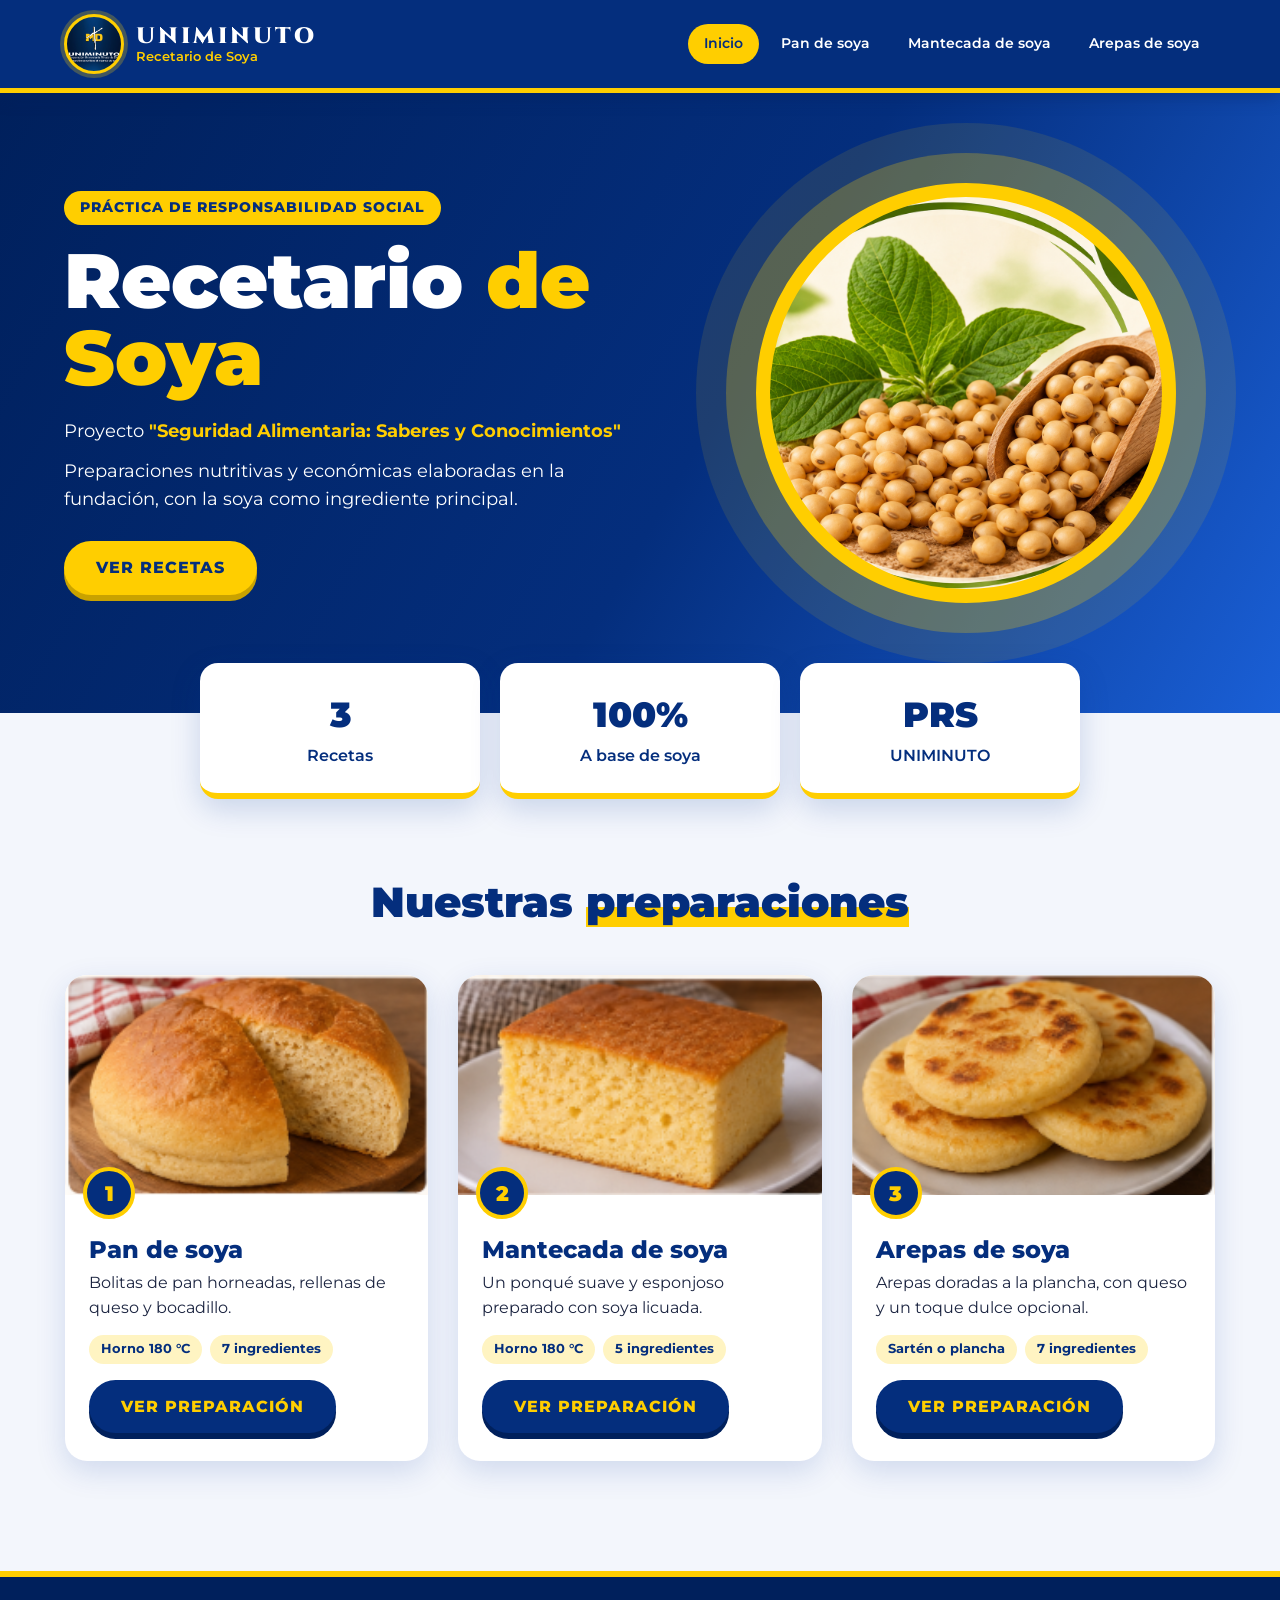
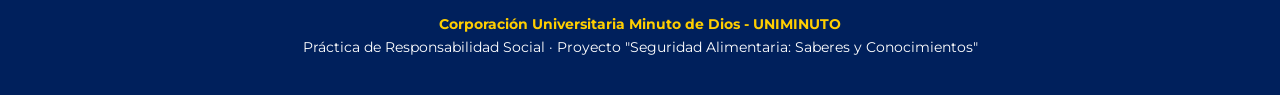
<file: index.html>
<!DOCTYPE html>
<html lang="es">
<head>
    <meta charset="UTF-8">
    <meta name="viewport" content="width=device-width, initial-scale=1.0">
    <title>Recetario de Soya - UNIMINUTO</title>
    <link rel="preconnect" href="https://fonts.googleapis.com">
    <link href="https://fonts.googleapis.com/css2?family=Cinzel:wght@700;900&family=Montserrat:wght@400;600;800;900&display=swap" rel="stylesheet">
    <link rel="stylesheet" href="pagina.css">
</head>
<body>

    <header class="barra">
        <a class="marca" href="index.html">
            <span class="marca-logo" role="img" aria-label="Logo UNIMINUTO"></span>
            <span class="marca-texto">
                <strong>UNIMINUTO</strong>
                <small>Recetario de Soya</small>
            </span>
        </a>
        <nav class="menu">
            <a href="index.html" class="activo">Inicio</a>
            
            <a href="pan-de-soya.html" class="">Pan de soya</a>
            
            <a href="mantecada-de-soya.html" class="">Mantecada de soya</a>
            
            <a href="arepas-de-soya.html" class="">Arepas de soya</a>
            
        </nav>
    </header>

    

    <section class="portada">
        <div class="portada-contenido">
            <span class="etiqueta">Práctica de Responsabilidad Social</span>
            <h1>Recetario <span class="resaltado">de Soya</span></h1>
            <p class="portada-proyecto">Proyecto <strong>"Seguridad Alimentaria: Saberes y Conocimientos"</strong></p>
            <p>Preparaciones nutritivas y económicas elaboradas en la fundación, con la soya como ingrediente principal.</p>
            <a class="boton" href="#recetas">Ver recetas</a>
        </div>
        <div class="portada-circulo"></div>
    </section>

    <section class="info">
        <div class="info-item">
            <span class="info-numero">3</span>
            <span>Recetas</span>
        </div>
        <div class="info-item">
            <span class="info-numero">100%</span>
            <span>A base de soya</span>
        </div>
        <div class="info-item">
            <span class="info-numero">PRS</span>
            <span>UNIMINUTO</span>
        </div>
    </section>

    <section id="recetas" class="recetas">
        <h2 class="titulo-seccion">Nuestras <span>preparaciones</span></h2>
        <div class="tarjetas">
            
            <article class="tarjeta">
                <div class="tarjeta-imagen img-pan-de-soya">
                    <span class="tarjeta-numero">1</span>
                </div>
                <div class="tarjeta-cuerpo">
                    <h3>Pan de soya</h3>
                    <p>Bolitas de pan horneadas, rellenas de queso y bocadillo.</p>
                    <ul class="datos">
                        <li>Horno 180 °C</li>
                        <li>7 ingredientes</li>
                    </ul>
                    <a class="boton boton-azul" href="pan-de-soya.html">Ver preparación</a>
                </div>
            </article>
            
            <article class="tarjeta">
                <div class="tarjeta-imagen img-mantecada-de-soya">
                    <span class="tarjeta-numero">2</span>
                </div>
                <div class="tarjeta-cuerpo">
                    <h3>Mantecada de soya</h3>
                    <p>Un ponqué suave y esponjoso preparado con soya licuada.</p>
                    <ul class="datos">
                        <li>Horno 180 °C</li>
                        <li>5 ingredientes</li>
                    </ul>
                    <a class="boton boton-azul" href="mantecada-de-soya.html">Ver preparación</a>
                </div>
            </article>
            
            <article class="tarjeta">
                <div class="tarjeta-imagen img-arepas-de-soya">
                    <span class="tarjeta-numero">3</span>
                </div>
                <div class="tarjeta-cuerpo">
                    <h3>Arepas de soya</h3>
                    <p>Arepas doradas a la plancha, con queso y un toque dulce opcional.</p>
                    <ul class="datos">
                        <li>Sartén o plancha</li>
                        <li>7 ingredientes</li>
                    </ul>
                    <a class="boton boton-azul" href="arepas-de-soya.html">Ver preparación</a>
                </div>
            </article>
            
        </div>
    </section>

    

    <footer class="pie">
        <p><strong>Corporación Universitaria Minuto de Dios - UNIMINUTO</strong></p>
        <p>Práctica de Responsabilidad Social · Proyecto "Seguridad Alimentaria: Saberes y Conocimientos"</p>
    </footer>

</body>
</html>
</file>
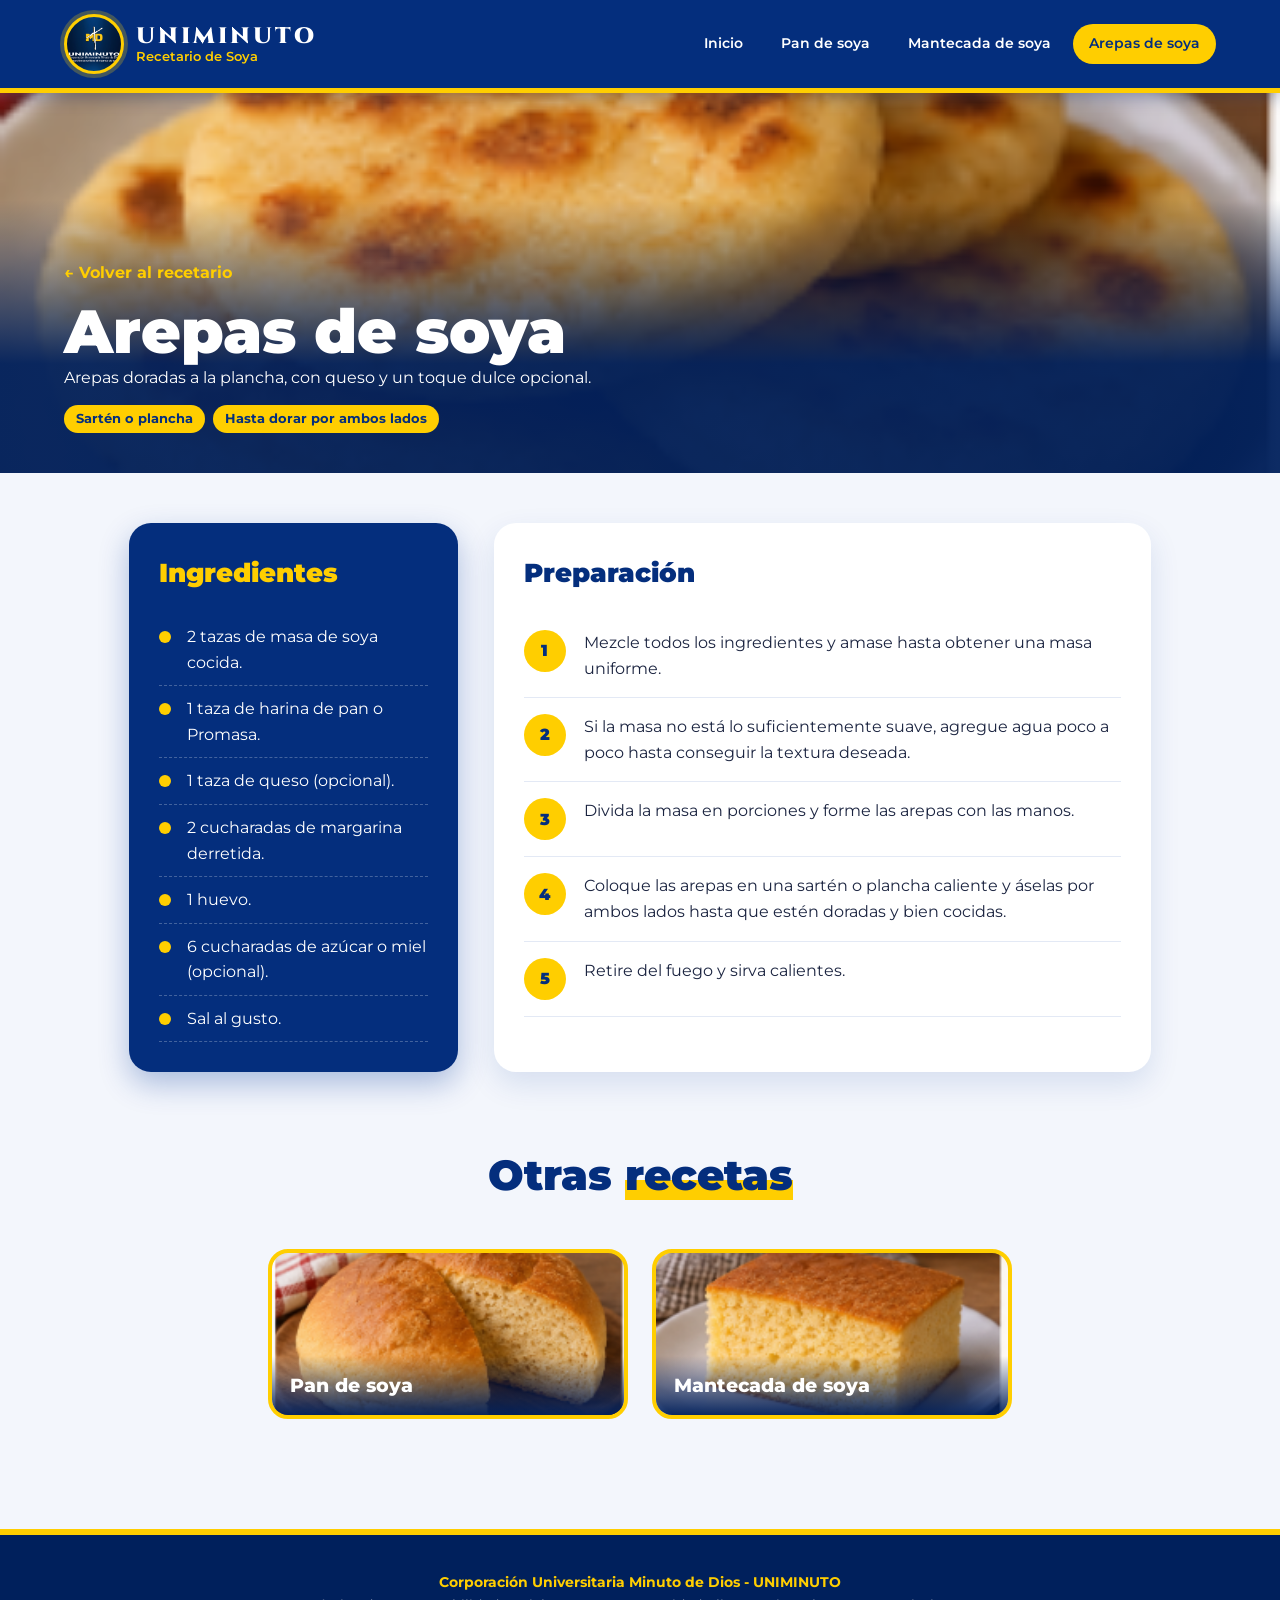
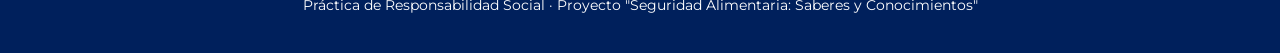
<file: arepas-de-soya.html>
<!DOCTYPE html>
<html lang="es">
<head>
    <meta charset="UTF-8">
    <meta name="viewport" content="width=device-width, initial-scale=1.0">
    <title>Arepas de soya | Recetario de Soya - UNIMINUTO</title>
    <link rel="preconnect" href="https://fonts.googleapis.com">
    <link href="https://fonts.googleapis.com/css2?family=Cinzel:wght@700;900&family=Montserrat:wght@400;600;800;900&display=swap" rel="stylesheet">
    <link rel="stylesheet" href="pagina.css">
</head>
<body>

    <header class="barra">
        <a class="marca" href="index.html">
            <span class="marca-logo" role="img" aria-label="Logo UNIMINUTO"></span>
            <span class="marca-texto">
                <strong>UNIMINUTO</strong>
                <small>Recetario de Soya</small>
            </span>
        </a>
        <nav class="menu">
            <a href="index.html" class="">Inicio</a>
            
            <a href="pan-de-soya.html" class="">Pan de soya</a>
            
            <a href="mantecada-de-soya.html" class="">Mantecada de soya</a>
            
            <a href="arepas-de-soya.html" class="activo">Arepas de soya</a>
            
        </nav>
    </header>

    

    <section class="detalle-portada img-arepas-de-soya">
        <div class="detalle-capa">
            <a class="volver" href="index.html#recetas">&larr; Volver al recetario</a>
            <h1>Arepas de soya</h1>
            <p>Arepas doradas a la plancha, con queso y un toque dulce opcional.</p>
            <ul class="datos datos-claro">
                <li>Sartén o plancha</li>
                <li>Hasta dorar por ambos lados</li>
            </ul>
        </div>
    </section>

    <section class="detalle">
        <aside class="ingredientes">
            <h2>Ingredientes</h2>
            <ul>
                
                <li>2 tazas de masa de soya cocida.</li>
                
                <li>1 taza de harina de pan o Promasa.</li>
                
                <li>1 taza de queso (opcional).</li>
                
                <li>2 cucharadas de margarina derretida.</li>
                
                <li>1 huevo.</li>
                
                <li>6 cucharadas de azúcar o miel (opcional).</li>
                
                <li>Sal al gusto.</li>
                
            </ul>
        </aside>

        <div class="preparacion">
            <h2>Preparación</h2>
            <ol>
                
                <li><span class="paso">1</span><p>Mezcle todos los ingredientes y amase hasta obtener una masa uniforme.</p></li>
                
                <li><span class="paso">2</span><p>Si la masa no está lo suficientemente suave, agregue agua poco a poco hasta conseguir la textura deseada.</p></li>
                
                <li><span class="paso">3</span><p>Divida la masa en porciones y forme las arepas con las manos.</p></li>
                
                <li><span class="paso">4</span><p>Coloque las arepas en una sartén o plancha caliente y áselas por ambos lados hasta que estén doradas y bien cocidas.</p></li>
                
                <li><span class="paso">5</span><p>Retire del fuego y sirva calientes.</p></li>
                
            </ol>
            
        </div>
    </section>

    <section class="otras">
        <h2 class="titulo-seccion">Otras <span>recetas</span></h2>
        <div class="otras-lista">
            
            <a class="otra img-pan-de-soya" href="pan-de-soya.html">
                <span>Pan de soya</span>
            </a>
            
            <a class="otra img-mantecada-de-soya" href="mantecada-de-soya.html">
                <span>Mantecada de soya</span>
            </a>
            
        </div>
    </section>

    

    <footer class="pie">
        <p><strong>Corporación Universitaria Minuto de Dios - UNIMINUTO</strong></p>
        <p>Práctica de Responsabilidad Social · Proyecto "Seguridad Alimentaria: Saberes y Conocimientos"</p>
    </footer>

</body>
</html>
</file>
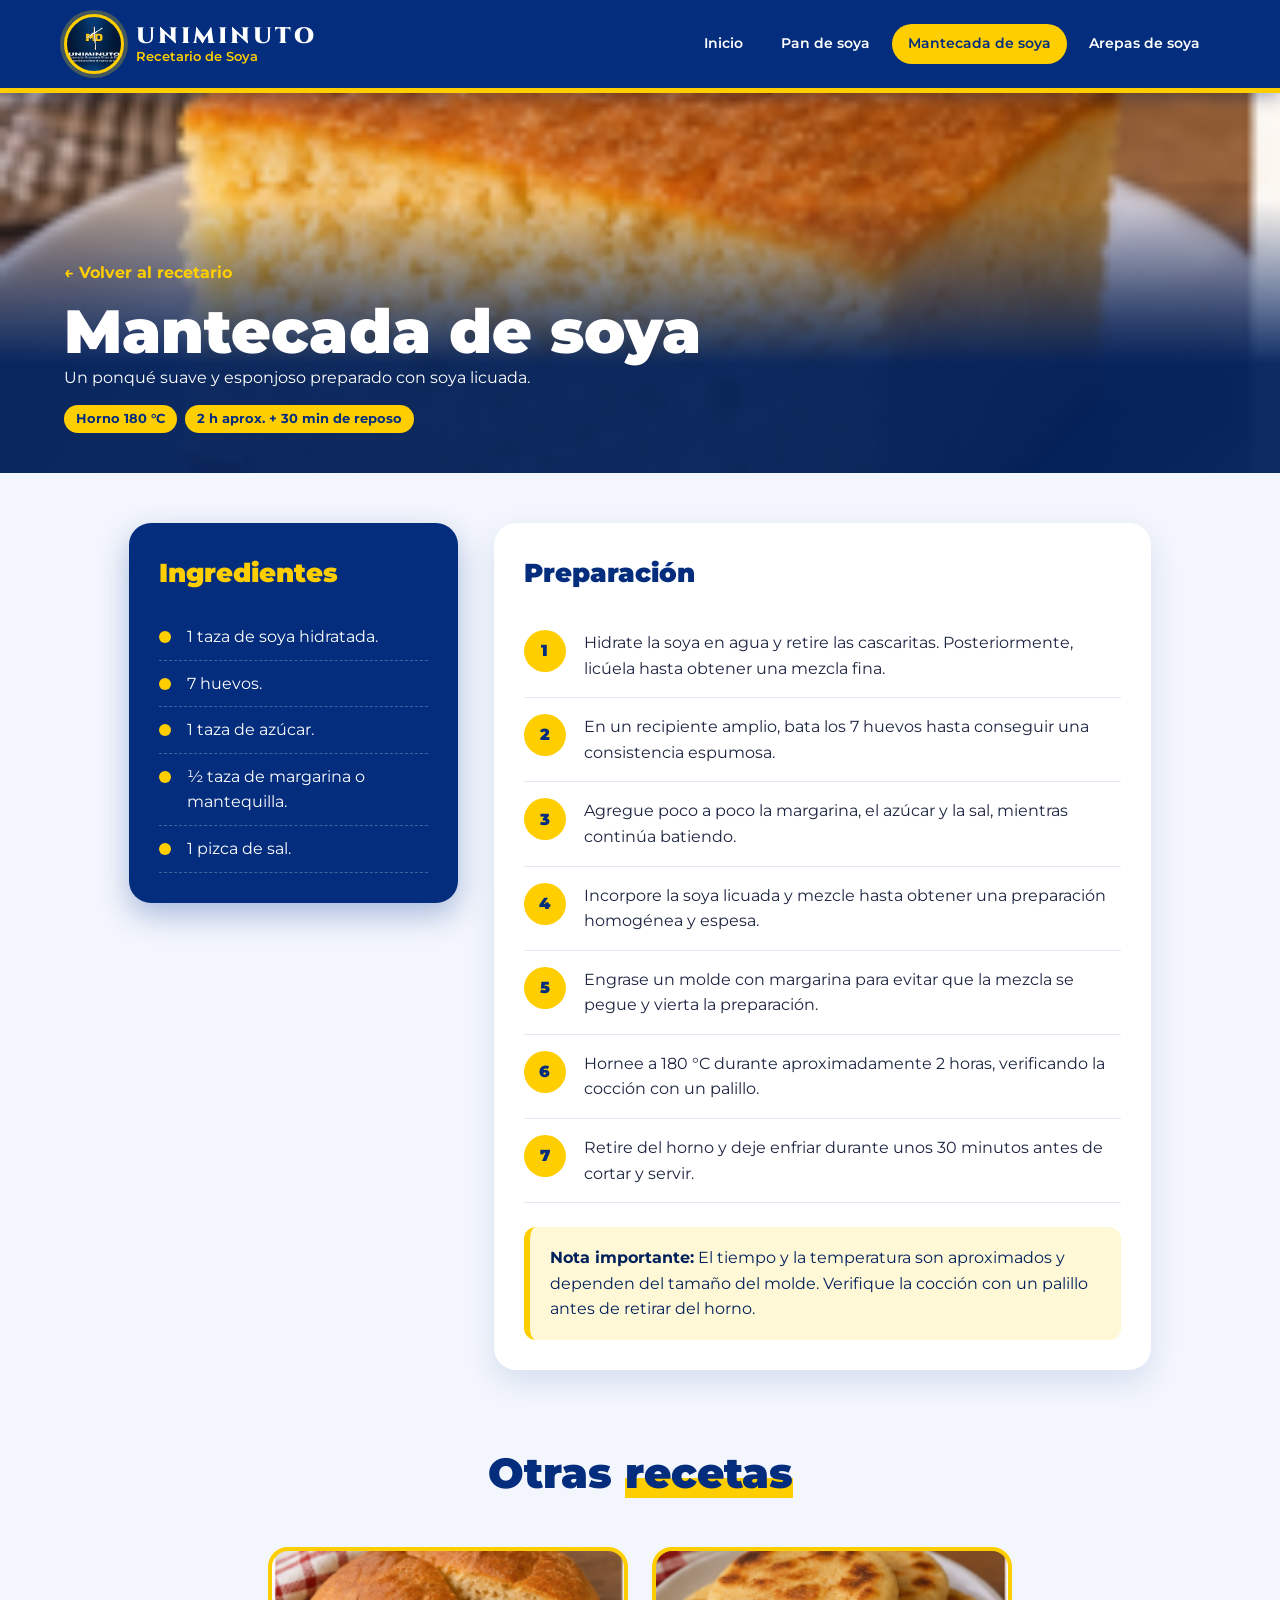
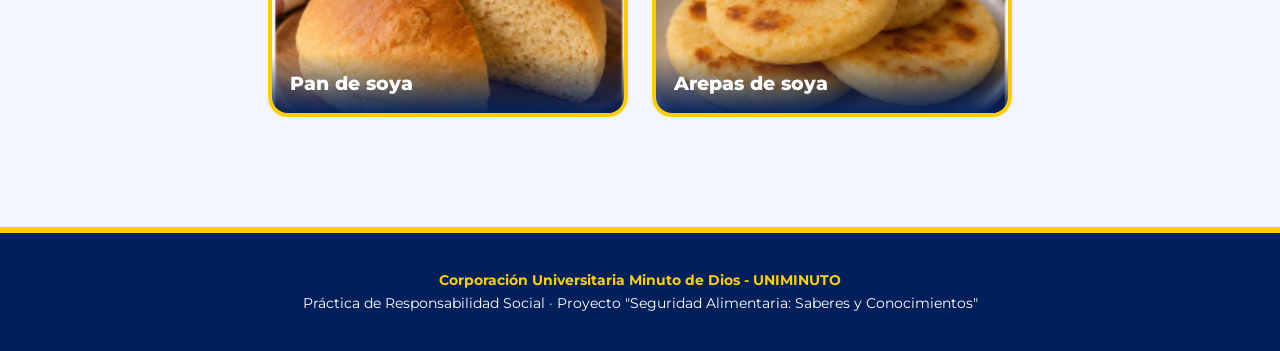
<file: mantecada-de-soya.html>
<!DOCTYPE html>
<html lang="es">
<head>
    <meta charset="UTF-8">
    <meta name="viewport" content="width=device-width, initial-scale=1.0">
    <title>Mantecada de soya | Recetario de Soya - UNIMINUTO</title>
    <link rel="preconnect" href="https://fonts.googleapis.com">
    <link href="https://fonts.googleapis.com/css2?family=Cinzel:wght@700;900&family=Montserrat:wght@400;600;800;900&display=swap" rel="stylesheet">
    <link rel="stylesheet" href="pagina.css">
</head>
<body>

    <header class="barra">
        <a class="marca" href="index.html">
            <span class="marca-logo" role="img" aria-label="Logo UNIMINUTO"></span>
            <span class="marca-texto">
                <strong>UNIMINUTO</strong>
                <small>Recetario de Soya</small>
            </span>
        </a>
        <nav class="menu">
            <a href="index.html" class="">Inicio</a>
            
            <a href="pan-de-soya.html" class="">Pan de soya</a>
            
            <a href="mantecada-de-soya.html" class="activo">Mantecada de soya</a>
            
            <a href="arepas-de-soya.html" class="">Arepas de soya</a>
            
        </nav>
    </header>

    

    <section class="detalle-portada img-mantecada-de-soya">
        <div class="detalle-capa">
            <a class="volver" href="index.html#recetas">&larr; Volver al recetario</a>
            <h1>Mantecada de soya</h1>
            <p>Un ponqué suave y esponjoso preparado con soya licuada.</p>
            <ul class="datos datos-claro">
                <li>Horno 180 °C</li>
                <li>2 h aprox. + 30 min de reposo</li>
            </ul>
        </div>
    </section>

    <section class="detalle">
        <aside class="ingredientes">
            <h2>Ingredientes</h2>
            <ul>
                
                <li>1 taza de soya hidratada.</li>
                
                <li>7 huevos.</li>
                
                <li>1 taza de azúcar.</li>
                
                <li>½ taza de margarina o mantequilla.</li>
                
                <li>1 pizca de sal.</li>
                
            </ul>
        </aside>

        <div class="preparacion">
            <h2>Preparación</h2>
            <ol>
                
                <li><span class="paso">1</span><p>Hidrate la soya en agua y retire las cascaritas. Posteriormente, licúela hasta obtener una mezcla fina.</p></li>
                
                <li><span class="paso">2</span><p>En un recipiente amplio, bata los 7 huevos hasta conseguir una consistencia espumosa.</p></li>
                
                <li><span class="paso">3</span><p>Agregue poco a poco la margarina, el azúcar y la sal, mientras continúa batiendo.</p></li>
                
                <li><span class="paso">4</span><p>Incorpore la soya licuada y mezcle hasta obtener una preparación homogénea y espesa.</p></li>
                
                <li><span class="paso">5</span><p>Engrase un molde con margarina para evitar que la mezcla se pegue y vierta la preparación.</p></li>
                
                <li><span class="paso">6</span><p>Hornee a 180 °C durante aproximadamente 2 horas, verificando la cocción con un palillo.</p></li>
                
                <li><span class="paso">7</span><p>Retire del horno y deje enfriar durante unos 30 minutos antes de cortar y servir.</p></li>
                
            </ol>
            
            <div class="nota">
                <strong>Nota importante:</strong> El tiempo y la temperatura son aproximados y dependen del tamaño del molde. Verifique la cocción con un palillo antes de retirar del horno.
            </div>
            
        </div>
    </section>

    <section class="otras">
        <h2 class="titulo-seccion">Otras <span>recetas</span></h2>
        <div class="otras-lista">
            
            <a class="otra img-pan-de-soya" href="pan-de-soya.html">
                <span>Pan de soya</span>
            </a>
            
            <a class="otra img-arepas-de-soya" href="arepas-de-soya.html">
                <span>Arepas de soya</span>
            </a>
            
        </div>
    </section>

    

    <footer class="pie">
        <p><strong>Corporación Universitaria Minuto de Dios - UNIMINUTO</strong></p>
        <p>Práctica de Responsabilidad Social · Proyecto "Seguridad Alimentaria: Saberes y Conocimientos"</p>
    </footer>

</body>
</html>
</file>
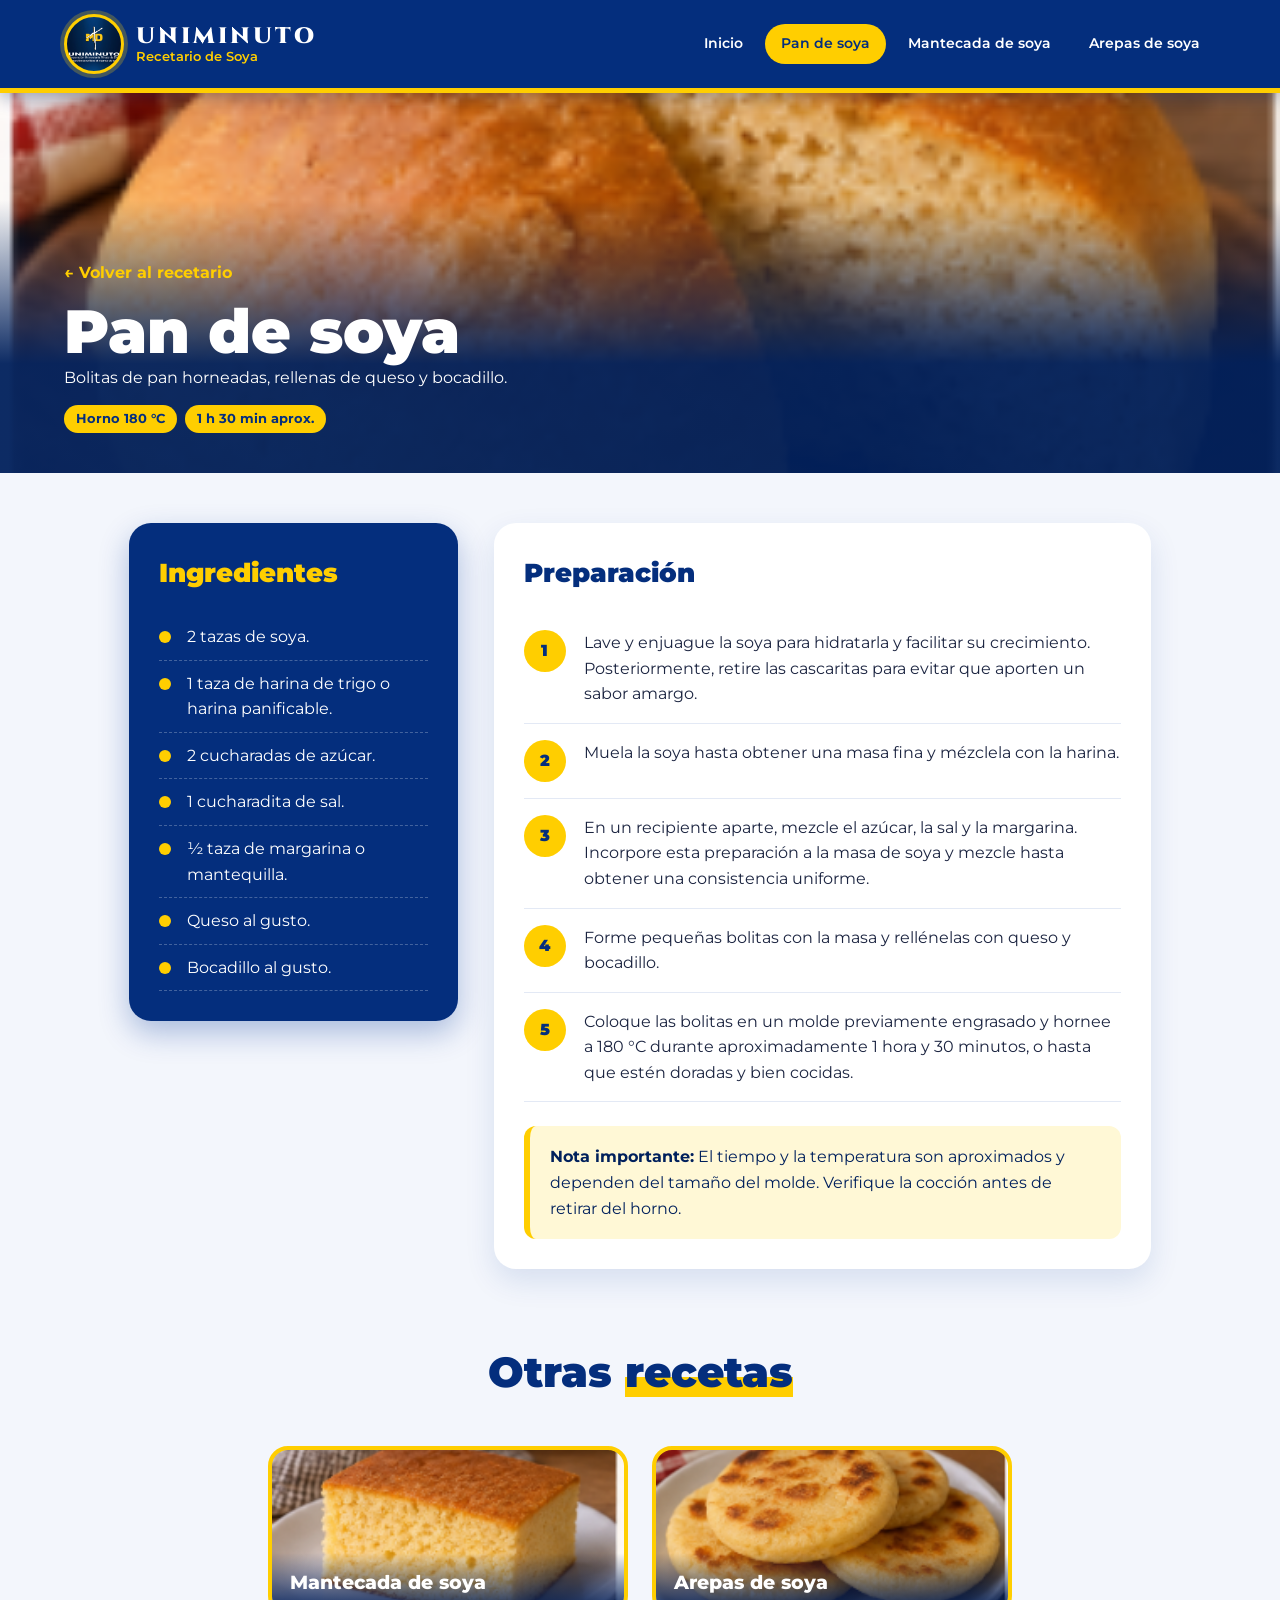
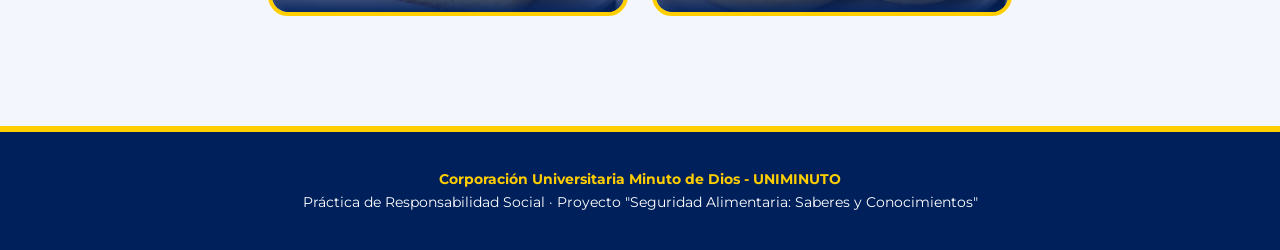
<file: pan-de-soya.html>
<!DOCTYPE html>
<html lang="es">
<head>
    <meta charset="UTF-8">
    <meta name="viewport" content="width=device-width, initial-scale=1.0">
    <title>Pan de soya | Recetario de Soya - UNIMINUTO</title>
    <link rel="preconnect" href="https://fonts.googleapis.com">
    <link href="https://fonts.googleapis.com/css2?family=Cinzel:wght@700;900&family=Montserrat:wght@400;600;800;900&display=swap" rel="stylesheet">
    <link rel="stylesheet" href="pagina.css">
</head>
<body>

    <header class="barra">
        <a class="marca" href="index.html">
            <span class="marca-logo" role="img" aria-label="Logo UNIMINUTO"></span>
            <span class="marca-texto">
                <strong>UNIMINUTO</strong>
                <small>Recetario de Soya</small>
            </span>
        </a>
        <nav class="menu">
            <a href="index.html" class="">Inicio</a>
            
            <a href="pan-de-soya.html" class="activo">Pan de soya</a>
            
            <a href="mantecada-de-soya.html" class="">Mantecada de soya</a>
            
            <a href="arepas-de-soya.html" class="">Arepas de soya</a>
            
        </nav>
    </header>

    

    <section class="detalle-portada img-pan-de-soya">
        <div class="detalle-capa">
            <a class="volver" href="index.html#recetas">&larr; Volver al recetario</a>
            <h1>Pan de soya</h1>
            <p>Bolitas de pan horneadas, rellenas de queso y bocadillo.</p>
            <ul class="datos datos-claro">
                <li>Horno 180 °C</li>
                <li>1 h 30 min aprox.</li>
            </ul>
        </div>
    </section>

    <section class="detalle">
        <aside class="ingredientes">
            <h2>Ingredientes</h2>
            <ul>
                
                <li>2 tazas de soya.</li>
                
                <li>1 taza de harina de trigo o harina panificable.</li>
                
                <li>2 cucharadas de azúcar.</li>
                
                <li>1 cucharadita de sal.</li>
                
                <li>½ taza de margarina o mantequilla.</li>
                
                <li>Queso al gusto.</li>
                
                <li>Bocadillo al gusto.</li>
                
            </ul>
        </aside>

        <div class="preparacion">
            <h2>Preparación</h2>
            <ol>
                
                <li><span class="paso">1</span><p>Lave y enjuague la soya para hidratarla y facilitar su crecimiento. Posteriormente, retire las cascaritas para evitar que aporten un sabor amargo.</p></li>
                
                <li><span class="paso">2</span><p>Muela la soya hasta obtener una masa fina y mézclela con la harina.</p></li>
                
                <li><span class="paso">3</span><p>En un recipiente aparte, mezcle el azúcar, la sal y la margarina. Incorpore esta preparación a la masa de soya y mezcle hasta obtener una consistencia uniforme.</p></li>
                
                <li><span class="paso">4</span><p>Forme pequeñas bolitas con la masa y rellénelas con queso y bocadillo.</p></li>
                
                <li><span class="paso">5</span><p>Coloque las bolitas en un molde previamente engrasado y hornee a 180 °C durante aproximadamente 1 hora y 30 minutos, o hasta que estén doradas y bien cocidas.</p></li>
                
            </ol>
            
            <div class="nota">
                <strong>Nota importante:</strong> El tiempo y la temperatura son aproximados y dependen del tamaño del molde. Verifique la cocción antes de retirar del horno.
            </div>
            
        </div>
    </section>

    <section class="otras">
        <h2 class="titulo-seccion">Otras <span>recetas</span></h2>
        <div class="otras-lista">
            
            <a class="otra img-mantecada-de-soya" href="mantecada-de-soya.html">
                <span>Mantecada de soya</span>
            </a>
            
            <a class="otra img-arepas-de-soya" href="arepas-de-soya.html">
                <span>Arepas de soya</span>
            </a>
            
        </div>
    </section>

    

    <footer class="pie">
        <p><strong>Corporación Universitaria Minuto de Dios - UNIMINUTO</strong></p>
        <p>Práctica de Responsabilidad Social · Proyecto "Seguridad Alimentaria: Saberes y Conocimientos"</p>
    </footer>

</body>
</html>
</file>
<file: pagina.css>
:root {
    --azul: #042e7d;
    --azul-oscuro: #00205c;
    --azul-claro: #1a5fd6;
    --amarillo: #FFCE00;
    --amarillo-fuerte: #FFD300;
    --blanco: #ffffff;
    --gris: #f3f6fc;
    --texto: #1b2440;
}

* {
    margin: 0;
    padding: 0;
    box-sizing: border-box;
}

html {
    scroll-behavior: smooth;
}

body {
    font-family: "Montserrat", Arial, sans-serif;
    background: var(--gris);
    color: var(--texto);
    line-height: 1.6;
}

a {
    text-decoration: none;
    color: inherit;
}

/* Imágenes de cada preparación (carpeta imagenes/) */
.img-pan-de-soya {
    background-image: url("pan_soya.png"), linear-gradient(135deg, var(--amarillo), #f39c12);
}

.img-mantecada-de-soya {
    background-image: url("mantecada_soya.png"), linear-gradient(135deg, var(--azul-claro), var(--azul));
}

.img-arepas-de-soya {
    background-image: url("arepa_de_soya.png"), linear-gradient(135deg, var(--amarillo-fuerte), var(--azul));
}

.img-pan-de-soya,
.img-mantecada-de-soya,
.img-arepas-de-soya {
    background-size: cover;
    background-position: center;
}

/* Barra superior */
.barra {
    position: sticky;
    top: 0;
    z-index: 10;
    display: flex;
    justify-content: space-between;
    align-items: center;
    flex-wrap: wrap;
    gap: 12px;
    padding: 14px 5%;
    background: var(--azul);
    border-bottom: 5px solid var(--amarillo);
    box-shadow: 0 4px 16px rgba(0, 32, 92, 0.35);
}

.marca {
    display: flex;
    align-items: center;
    gap: 12px;
    color: var(--blanco);
}

.marca-logo {
    width: 60px;
    height: 60px;
    border-radius: 50%;
    border: 3px solid var(--amarillo);
    background: url("uniminuto.jpg") center 45% / 130%, var(--azul-oscuro);
    box-shadow: 0 0 0 4px rgba(255, 206, 0, 0.25);
}

.marca-texto {
    display: flex;
    flex-direction: column;
    line-height: 1.1;
}

.marca-texto strong {
    font-family: "Trajan Pro", "Trajan Pro 3", "Trajan", "Cinzel", serif;
    font-weight: 900;
    font-size: 1.4rem;
    letter-spacing: 3px;
}

.marca-texto small {
    color: var(--amarillo);
    font-weight: 600;
}

.menu {
    display: flex;
    flex-wrap: wrap;
    gap: 6px;
}

.menu a {
    padding: 8px 16px;
    border-radius: 30px;
    color: var(--blanco);
    font-weight: 600;
    font-size: 0.9rem;
    transition: background 0.2s, color 0.2s;
}

.menu a:hover,
.menu a.activo {
    background: var(--amarillo);
    color: var(--azul);
}

/* Portada */
.portada {
    position: relative;
    overflow: hidden;
    display: flex;
    align-items: center;
    justify-content: space-between;
    gap: 40px;
    padding: 90px 5% 110px;
    background: linear-gradient(120deg, var(--azul-oscuro) 0%, var(--azul) 55%, var(--azul-claro) 100%);
    color: var(--blanco);
}

.portada-contenido {
    position: relative;
    z-index: 2;
    max-width: 680px;
}

.portada-circulo {
    flex-shrink: 0;
    width: 420px;
    height: 420px;
    margin-right: 40px;
    border-radius: 50%;
    border: 14px solid var(--amarillo);
    background: url("portada.png") center / cover, var(--amarillo);
    box-shadow: 0 0 0 30px rgba(255, 206, 0, 0.25), 0 0 0 60px rgba(255, 206, 0, 0.1);
}

.etiqueta {
    display: inline-block;
    padding: 6px 16px;
    margin-bottom: 18px;
    border-radius: 30px;
    background: var(--amarillo);
    color: var(--azul);
    font-weight: 800;
    font-size: 0.85rem;
    text-transform: uppercase;
    letter-spacing: 1px;
}

.portada h1 {
    font-size: clamp(2.6rem, 7vw, 4.8rem);
    font-weight: 900;
    line-height: 1;
    margin-bottom: 20px;
}

.resaltado {
    color: var(--amarillo);
}

.portada p {
    font-size: 1.1rem;
    margin-bottom: 12px;
    max-width: 560px;
}

.portada-proyecto strong {
    color: var(--amarillo);
}

/* Botones */
.boton {
    display: inline-block;
    margin-top: 16px;
    padding: 14px 32px;
    border-radius: 40px;
    background: var(--amarillo);
    color: var(--azul);
    font-weight: 800;
    text-transform: uppercase;
    letter-spacing: 1px;
    box-shadow: 0 6px 0 #c9a200;
    transition: transform 0.15s, box-shadow 0.15s;
}

.boton:hover {
    transform: translateY(3px);
    box-shadow: 0 3px 0 #c9a200;
}

.boton-azul {
    background: var(--azul);
    color: var(--amarillo);
    box-shadow: 0 6px 0 var(--azul-oscuro);
}

.boton-azul:hover {
    box-shadow: 0 3px 0 var(--azul-oscuro);
}

/* Franja de datos */
.info {
    display: flex;
    justify-content: center;
    flex-wrap: wrap;
    gap: 20px;
    margin: -50px 5% 0;
    position: relative;
    z-index: 3;
}

.info-item {
    flex: 1 1 200px;
    max-width: 280px;
    padding: 24px;
    border-radius: 18px;
    background: var(--blanco);
    border-bottom: 6px solid var(--amarillo);
    box-shadow: 0 10px 30px rgba(0, 54, 152, 0.18);
    text-align: center;
    font-weight: 600;
    color: var(--azul);
}

.info-numero {
    display: block;
    font-size: 2.2rem;
    font-weight: 900;
}

/* Recetas */
.recetas,
.otras {
    padding: 70px 5%;
}

.titulo-seccion {
    text-align: center;
    font-size: clamp(1.8rem, 4vw, 2.6rem);
    font-weight: 900;
    color: var(--azul);
    margin-bottom: 40px;
}

.titulo-seccion span {
    background: linear-gradient(transparent 60%, var(--amarillo) 60%);
}

.tarjetas {
    display: grid;
    grid-template-columns: repeat(auto-fit, minmax(280px, 1fr));
    gap: 30px;
    max-width: 1150px;
    margin: 0 auto;
}

.tarjeta {
    overflow: hidden;
    border-radius: 22px;
    background: var(--blanco);
    box-shadow: 0 10px 30px rgba(0, 54, 152, 0.15);
    transition: transform 0.25s, box-shadow 0.25s;
}

.tarjeta:hover {
    transform: translateY(-8px);
    box-shadow: 0 18px 40px rgba(0, 54, 152, 0.28);
}

.tarjeta-imagen {
    position: relative;
    height: 220px;
}

.tarjeta-numero {
    position: absolute;
    left: 18px;
    bottom: -24px;
    display: grid;
    place-items: center;
    width: 52px;
    height: 52px;
    border-radius: 50%;
    background: var(--azul);
    color: var(--amarillo);
    border: 4px solid var(--amarillo);
    font-weight: 900;
    font-size: 1.3rem;
}

.tarjeta-cuerpo {
    padding: 36px 24px 28px;
}

.tarjeta-cuerpo h3 {
    font-size: 1.5rem;
    font-weight: 800;
    color: var(--azul);
}

.datos {
    display: flex;
    flex-wrap: wrap;
    gap: 8px;
    margin-top: 14px;
    list-style: none;
}

.datos li {
    padding: 4px 12px;
    border-radius: 20px;
    background: #fff4c2;
    color: var(--azul);
    font-size: 0.8rem;
    font-weight: 700;
}

.datos-claro li {
    background: var(--amarillo);
}

/* Detalle de receta */
.detalle-portada {
    min-height: 380px;
    display: flex;
    align-items: flex-end;
}

.detalle-capa {
    width: 100%;
    padding: 60px 5% 40px;
    background: linear-gradient(transparent, rgba(0, 32, 92, 0.95) 60%);
    color: var(--blanco);
}

.volver {
    display: inline-block;
    margin-bottom: 12px;
    color: var(--amarillo);
    font-weight: 700;
}

.volver:hover {
    text-decoration: underline;
}

.detalle-capa h1 {
    font-size: clamp(2.2rem, 6vw, 3.8rem);
    font-weight: 900;
    line-height: 1.1;
}

.detalle {
    display: grid;
    grid-template-columns: minmax(260px, 1fr) 2fr;
    gap: 36px;
    max-width: 1150px;
    margin: 50px auto 0;
    padding: 0 5%;
}

.ingredientes {
    align-self: start;
    position: sticky;
    top: 110px;
    padding: 30px;
    border-radius: 22px;
    background: var(--azul);
    color: var(--blanco);
    box-shadow: 0 12px 30px rgba(0, 54, 152, 0.3);
}

.ingredientes h2,
.preparacion h2 {
    font-size: 1.6rem;
    font-weight: 900;
    margin-bottom: 20px;
}

.ingredientes h2 {
    color: var(--amarillo);
}

.ingredientes ul {
    list-style: none;
}

.ingredientes li {
    position: relative;
    padding: 10px 0 10px 28px;
    border-bottom: 1px dashed rgba(255, 255, 255, 0.25);
}

.ingredientes li::before {
    content: "";
    position: absolute;
    left: 0;
    top: 17px;
    width: 12px;
    height: 12px;
    border-radius: 50%;
    background: var(--amarillo);
}

.preparacion {
    padding: 30px;
    border-radius: 22px;
    background: var(--blanco);
    box-shadow: 0 12px 30px rgba(0, 54, 152, 0.12);
}

.preparacion h2 {
    color: var(--azul);
}

.preparacion ol {
    list-style: none;
}

.preparacion li {
    display: flex;
    gap: 18px;
    padding: 16px 0;
    border-bottom: 1px solid #e3e9f5;
}

.paso {
    flex-shrink: 0;
    display: grid;
    place-items: center;
    width: 42px;
    height: 42px;
    border-radius: 50%;
    background: var(--amarillo);
    color: var(--azul);
    font-weight: 900;
}

.nota {
    margin-top: 24px;
    padding: 18px 20px;
    border-left: 6px solid var(--amarillo);
    border-radius: 12px;
    background: #fff8d6;
    color: var(--azul-oscuro);
}

/* Otras recetas */
.otras-lista {
    display: flex;
    flex-wrap: wrap;
    justify-content: center;
    gap: 24px;
}

.otra {
    position: relative;
    flex: 1 1 260px;
    max-width: 360px;
    height: 170px;
    overflow: hidden;
    border-radius: 20px;
    border: 4px solid var(--amarillo);
    display: flex;
    align-items: flex-end;
    transition: transform 0.2s;
}

.otra:hover {
    transform: scale(1.03);
}

.otra span {
    width: 100%;
    padding: 14px 18px;
    background: linear-gradient(transparent, rgba(0, 32, 92, 0.95));
    color: var(--blanco);
    font-weight: 800;
    font-size: 1.2rem;
}

/* Pie de página */
.pie {
    margin-top: 40px;
    padding: 36px 5%;
    background: var(--azul-oscuro);
    border-top: 6px solid var(--amarillo);
    color: var(--blanco);
    text-align: center;
    font-size: 0.9rem;
}

.pie strong {
    color: var(--amarillo);
}

@media (max-width: 800px) {
    .detalle {
        grid-template-columns: 1fr;
    }

    .ingredientes {
        position: static;
    }

    .portada {
        flex-direction: column-reverse;
        text-align: center;
    }

    .portada p {
        margin-left: auto;
        margin-right: auto;
    }

    .portada-circulo {
        width: 240px;
        height: 240px;
        margin-right: 0;
        border-width: 10px;
    }

    .barra {
        justify-content: center;
    }

    .menu {
        justify-content: center;
    }
}
</file>
